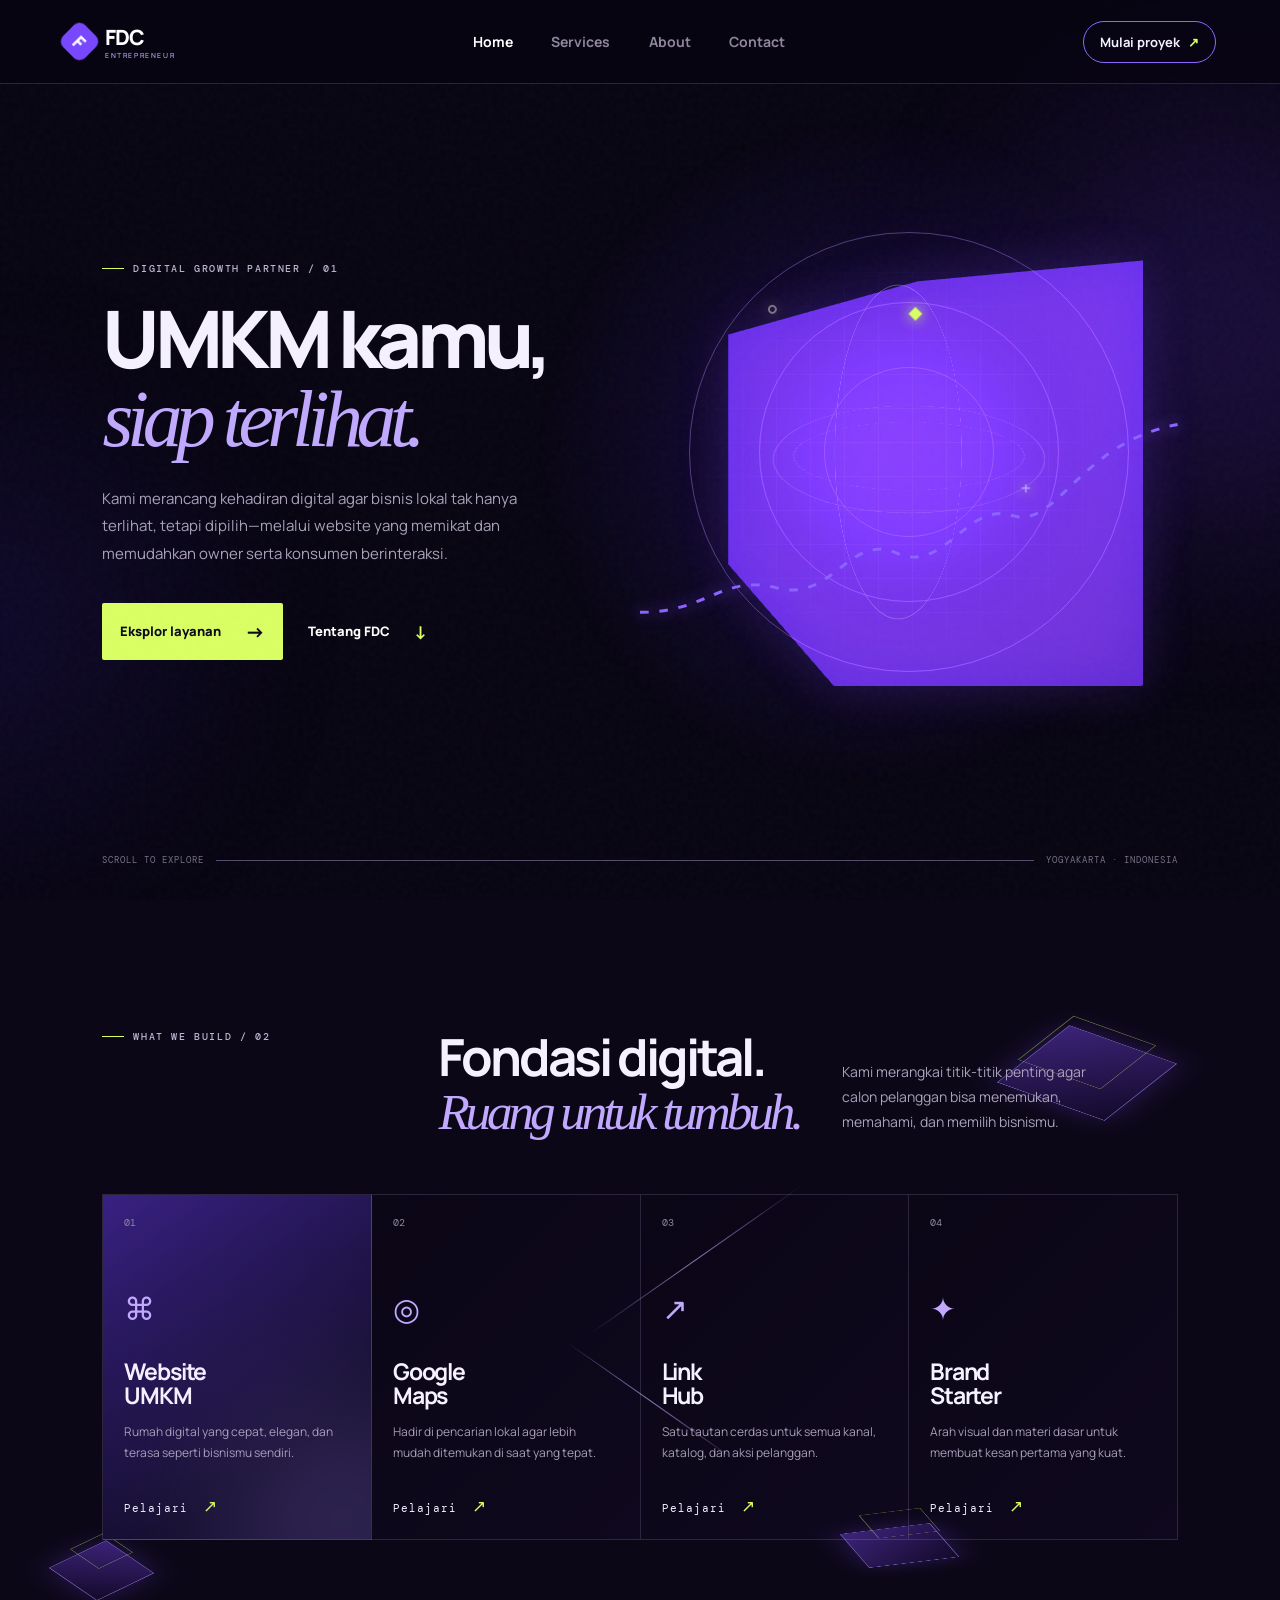
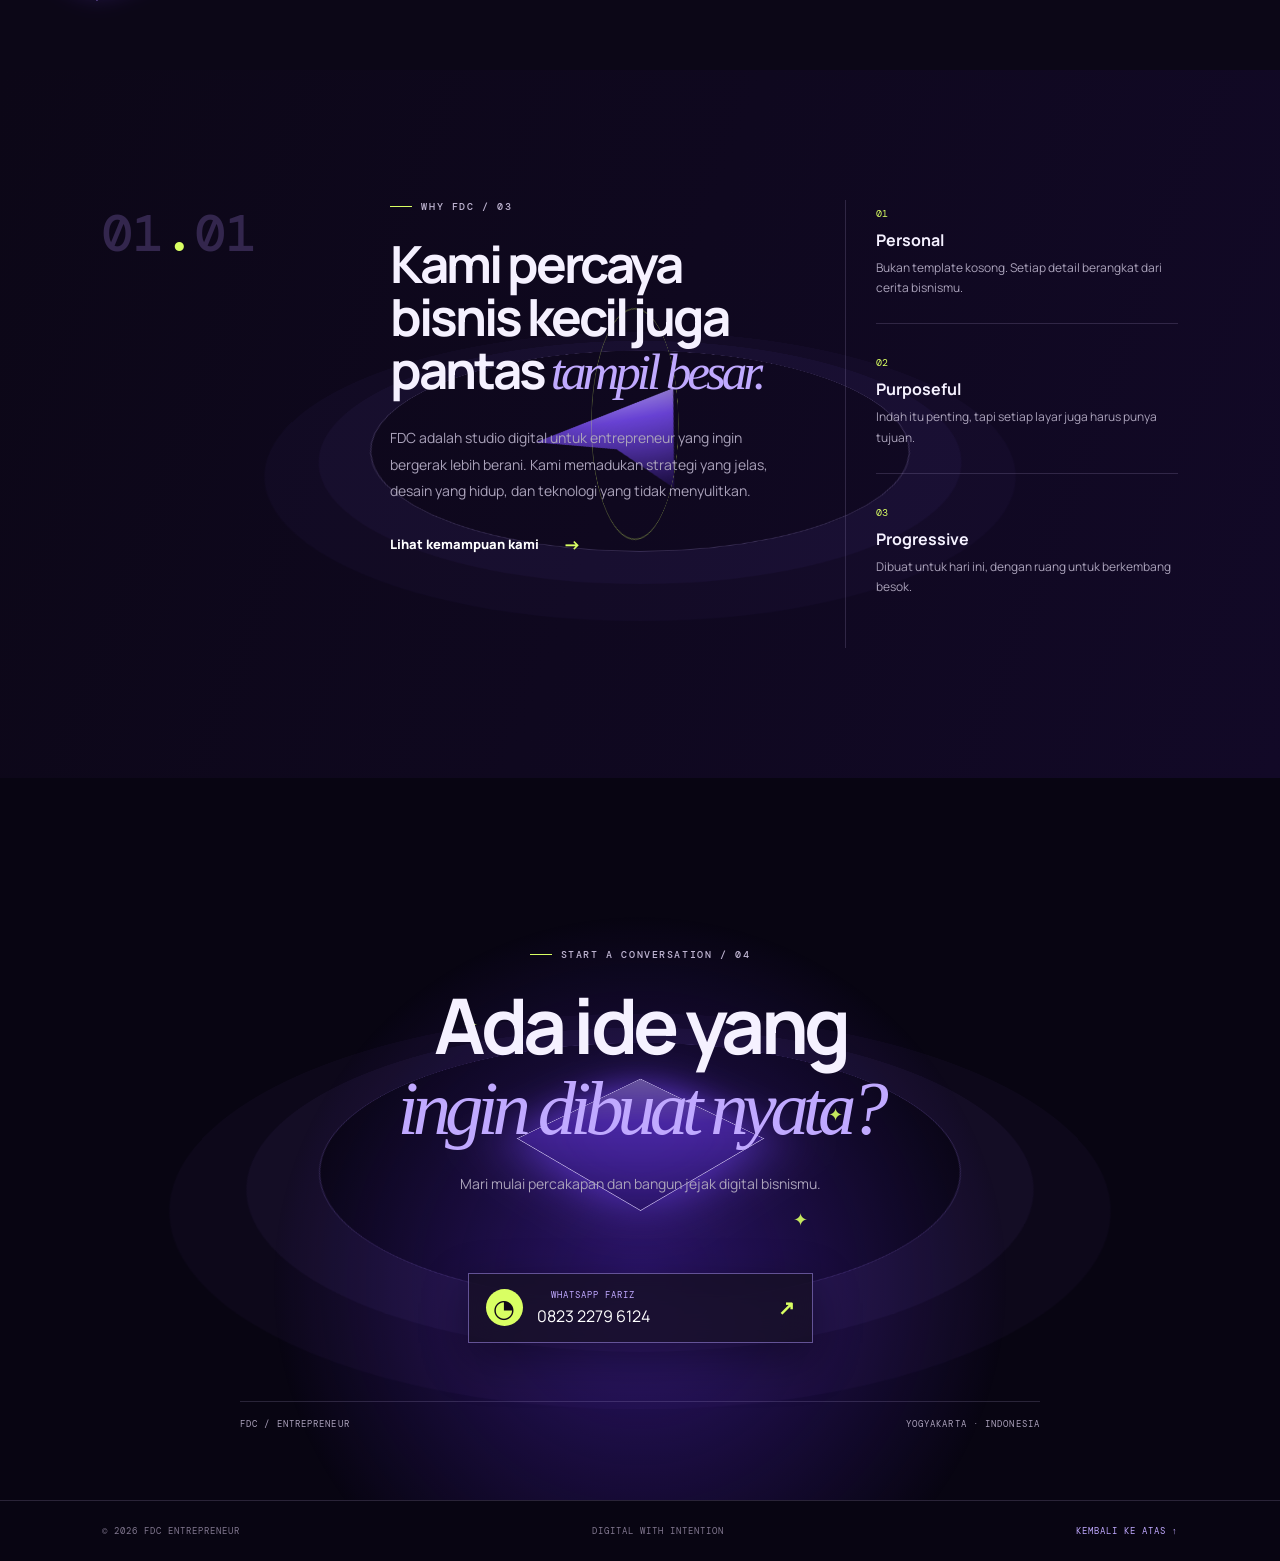
<file: index.html>
<!doctype html>
<html lang="id">
  <head>
    <meta charset="UTF-8" />
    <meta name="viewport" content="width=device-width, initial-scale=1.0" />
    <meta name="theme-color" content="#080512" />
    <meta name="description" content="FDC Entrepreneur — partner digital untuk UMKM yang ingin tampil, ditemukan, dan bertumbuh." />
    <title>FDC — Entrepreneur</title>
    <link rel="preconnect" href="https://fonts.googleapis.com" />
    <link rel="preconnect" href="https://fonts.gstatic.com" crossorigin />
    <link href="https://fonts.googleapis.com/css2?family=DM+Mono:wght@400;500&family=Manrope:wght@400;500;600;700;800&display=swap" rel="stylesheet" />
    <link rel="stylesheet" href="styles.css" />
  </head>
  <body>
    <div class="intro-sequence" aria-hidden="true"><div class="intro-core"><div class="intro-mark"><i>F</i></div><p>FDC <b>:</b> ENTREPRENEUR</p><span>DESIGNING DIGITAL GRAVITY</span></div></div>
    <div class="noise" aria-hidden="true"></div>
    <div class="orb orb-one" aria-hidden="true"></div><div class="orb orb-two" aria-hidden="true"></div>
    <header class="topbar">
      <a href="#home" class="brand" aria-label="FDC Entrepreneur, beranda"><span class="brand-mark">F</span><span>FDC<small>ENTREPRENEUR</small></span></a>
      <nav aria-label="Navigasi utama"><a class="active" href="#home">Home</a><a href="#services">Services</a><a href="#about">About</a><a href="#contact">Contact</a></nav>
      <a href="#services" class="nav-cta">Mulai proyek <span>↗</span></a>
    </header>

    <main>
      <section id="home" class="hero">
        <div class="hero-copy reveal">
          <p class="eyebrow"><span></span> DIGITAL GROWTH PARTNER / 01</p>
          <h1>UMKM kamu,<br /><em>siap terlihat.</em></h1>
          <p class="intro">Kami merancang kehadiran digital agar bisnis lokal tak hanya terlihat, tetapi dipilih—melalui website yang memikat dan memudahkan owner serta konsumen berinteraksi.</p>
          <div class="hero-actions"><a class="button primary" href="#services">Eksplor layanan <span>→</span></a><a class="button text" href="#about">Tentang FDC <span>↓</span></a></div>
        </div>
        <div class="hero-visual" aria-label="Visualisasi 3D pertumbuhan digital">
          <div class="radar-grid"></div><div class="pulse p1"></div><div class="pulse p2"></div><div class="pulse p3"></div>
          <div class="scene" id="growth-scene"><canvas id="fdc-webgl" aria-hidden="true"></canvas><div class="ring ring-a"></div><div class="ring ring-b"></div><div class="ring ring-c"></div><div class="data-orbit orbit-a"><b>◆</b></div><div class="data-orbit orbit-b"><b>+</b></div><div class="data-orbit orbit-c"><b>○</b></div></div>
          <svg class="growth-line" viewBox="0 0 500 250" preserveAspectRatio="none" aria-hidden="true"><path d="M0,211 C61,212 77,171 128,186 S195,128 239,150 S304,96 346,111 S408,36 500,17" /></svg>
        </div>
        <div class="hero-foot"><span>SCROLL TO EXPLORE</span><div></div><span>YOGYAKARTA · INDONESIA</span></div>
      </section>

      <section id="services" class="services section">
        <div class="services-3d" aria-hidden="true"><div class="module m1"></div><div class="module m2"></div><div class="module m3"></div><div class="module-link l1"></div><div class="module-link l2"></div></div>
        <div class="section-heading reveal"><p class="eyebrow"><span></span> WHAT WE BUILD / 02</p><h2>Fondasi digital.<br /><em>Ruang untuk tumbuh.</em></h2><p>Kami merangkai titik-titik penting agar calon pelanggan bisa menemukan, memahami, dan memilih bisnismu.</p></div>
        <div class="service-grid">
          <article class="service-card featured reveal"><div class="card-no">01</div><div class="service-icon">⌘</div><h3>Website<br />UMKM</h3><p>Rumah digital yang cepat, elegan, dan terasa seperti bisnismu sendiri.</p><a href="#contact" aria-label="Pelajari Website UMKM">Pelajari <span>↗</span></a><div class="card-glow"></div></article>
          <article class="service-card reveal"><div class="card-no">02</div><div class="service-icon">◎</div><h3>Google<br />Maps</h3><p>Hadir di pencarian lokal agar lebih mudah ditemukan di saat yang tepat.</p><a href="#contact" aria-label="Pelajari Google Maps">Pelajari <span>↗</span></a></article>
          <article class="service-card reveal"><div class="card-no">03</div><div class="service-icon">↗</div><h3>Link<br />Hub</h3><p>Satu tautan cerdas untuk semua kanal, katalog, dan aksi pelanggan.</p><a href="#contact" aria-label="Pelajari Link Hub">Pelajari <span>↗</span></a></article>
          <article class="service-card reveal"><div class="card-no">04</div><div class="service-icon">✦</div><h3>Brand<br />Starter</h3><p>Arah visual dan materi dasar untuk membuat kesan pertama yang kuat.</p><a href="#contact" aria-label="Pelajari Brand Starter">Pelajari <span>↗</span></a></article>
        </div>
      </section>

      <section id="about" class="about section">
        <div class="about-3d" aria-hidden="true"><div class="vision-disc"></div><div class="vision-spire"></div><div class="vision-halo"></div></div>
        <div class="about-number reveal">01<span>.</span>01</div>
        <div class="about-copy reveal"><p class="eyebrow"><span></span> WHY FDC / 03</p><h2>Kami percaya bisnis kecil juga pantas <em>tampil besar.</em></h2><p>FDC adalah studio digital untuk entrepreneur yang ingin bergerak lebih berani. Kami memadukan strategi yang jelas, desain yang hidup, dan teknologi yang tidak menyulitkan.</p><a class="button text" href="#services">Lihat kemampuan kami <span>→</span></a></div>
        <div class="principles reveal"><div><b>01</b><h4>Personal</h4><p>Bukan template kosong. Setiap detail berangkat dari cerita bisnismu.</p></div><div><b>02</b><h4>Purposeful</h4><p>Indah itu penting, tapi setiap layar juga harus punya tujuan.</p></div><div><b>03</b><h4>Progressive</h4><p>Dibuat untuk hari ini, dengan ruang untuk berkembang besok.</p></div></div>
      </section>

      <section id="contact" class="contact section">
        <div class="contact-3d" aria-hidden="true"><div class="contact-rings"></div><div class="contact-crystal"><i></i><i></i><i></i><i></i></div><span class="contact-star s1">✦</span><span class="contact-star s2">✦</span><span class="contact-star s3">✦</span></div>
        <div class="contact-grid reveal"><p class="eyebrow"><span></span> START A CONVERSATION / 04</p><h2>Ada ide yang<br /><em>ingin dibuat nyata?</em></h2><p class="contact-note">Mari mulai percakapan dan bangun jejak digital bisnismu.</p><a class="whatsapp-button" href="https://wa.me/6282322796124?text=Halo%20Fariz%2C%20saya%20ingin%20bertanya%20tentang%20layanan%20FDC." target="_blank" rel="noopener noreferrer"><span class="wa-icon">◔</span><span><small>WHATSAPP FARIZ</small>0823 2279 6124</span><b>↗</b></a><div class="contact-line"><span>FDC / ENTREPRENEUR</span><span>YOGYAKARTA · INDONESIA</span></div></div>
      </section>
    </main>
    <footer><span>© 2026 FDC ENTREPRENEUR</span><span>DIGITAL WITH INTENTION</span><a href="#home">KEMBALI KE ATAS ↑</a></footer>
    <script src="script.js"></script>
  </body>
</html>
</file>
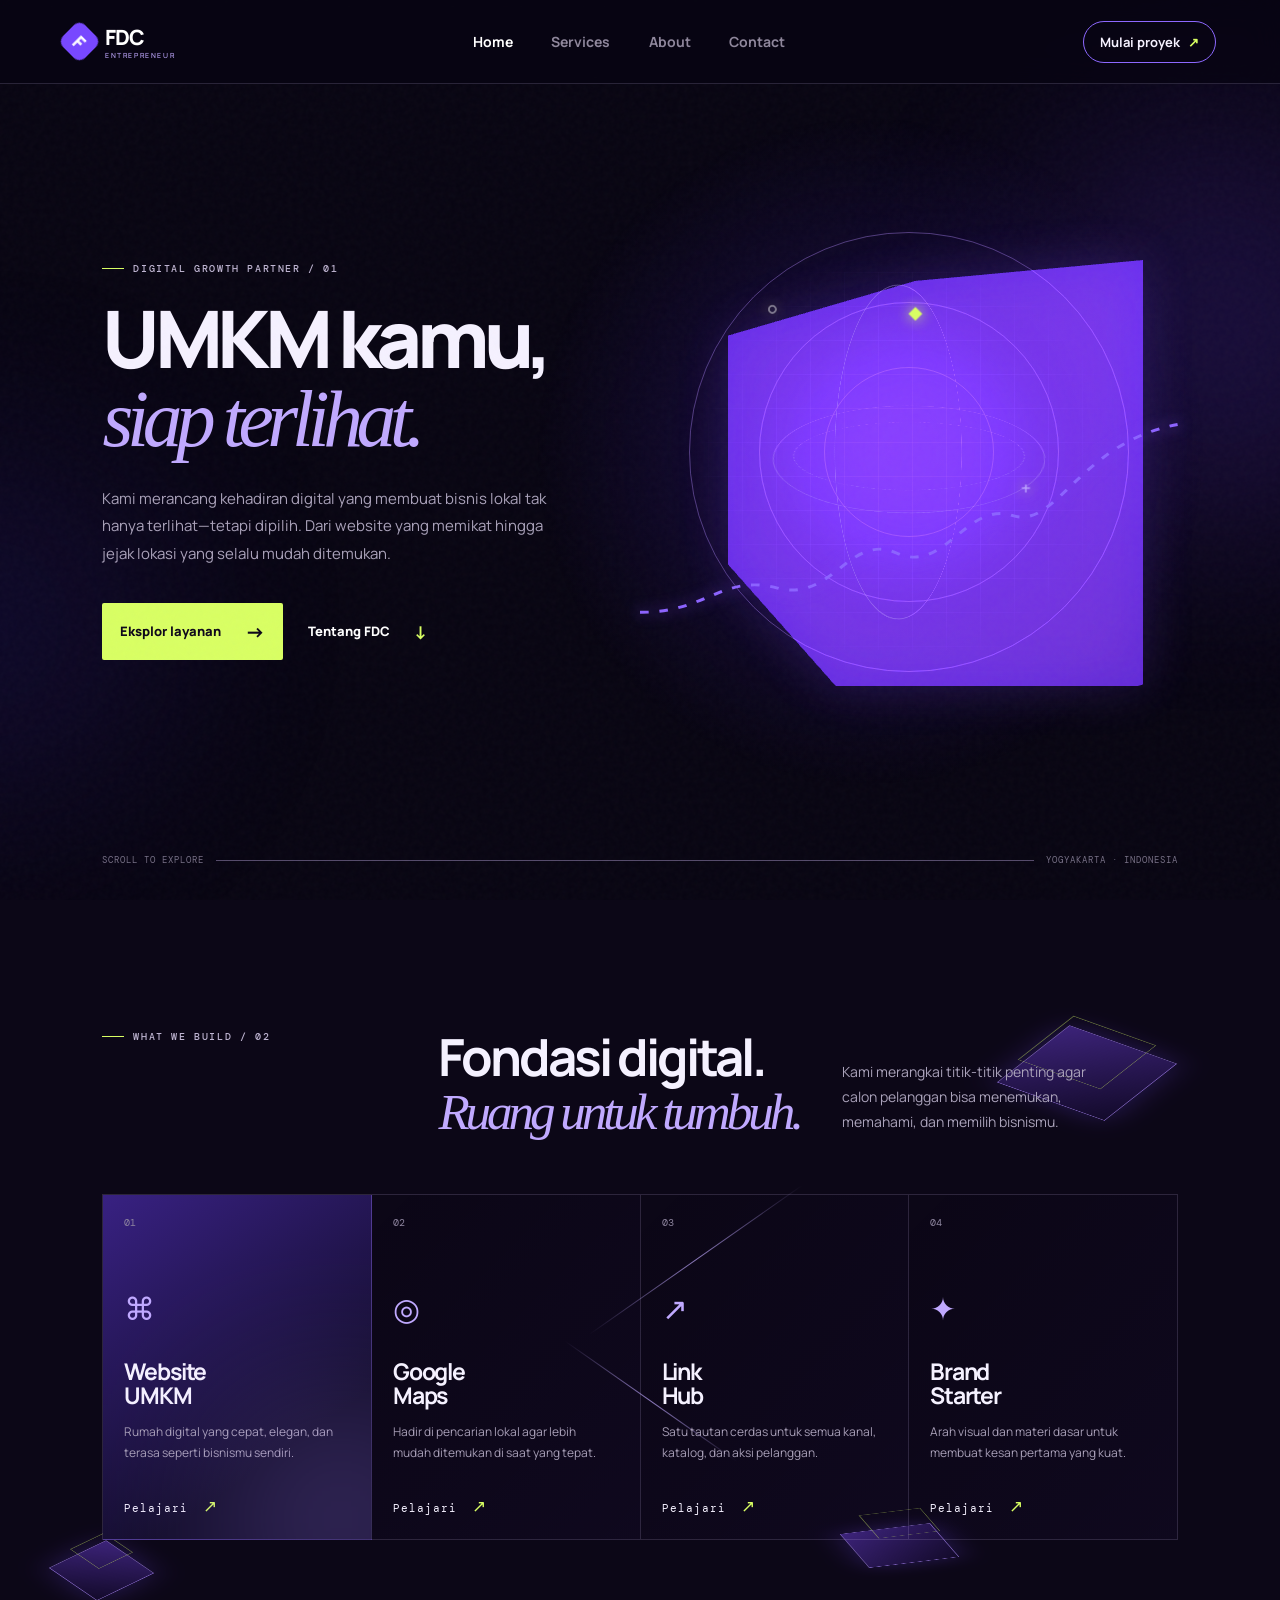
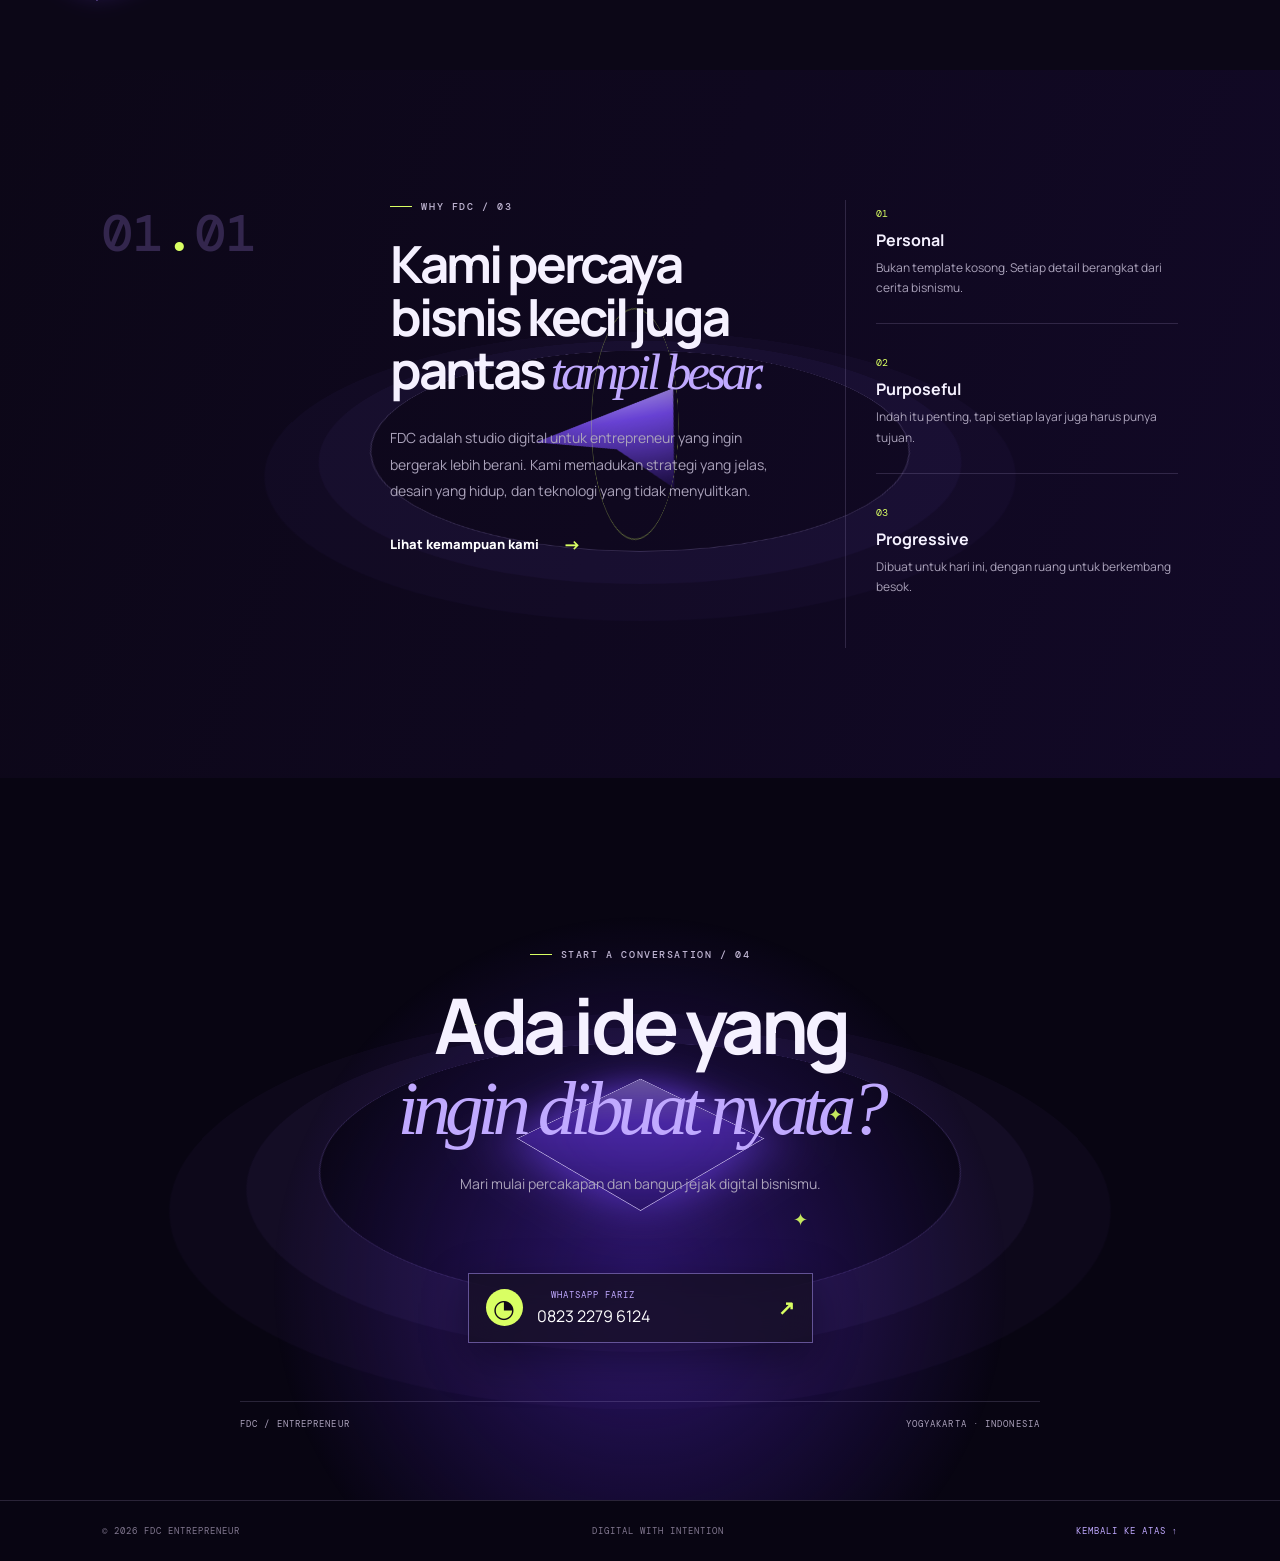
<file: FDC Entrepreneur.html>
<!doctype html>
<html lang="id">
  <head>
    <meta charset="UTF-8" />
    <meta name="viewport" content="width=device-width, initial-scale=1.0" />
    <meta name="theme-color" content="#080512" />
    <meta name="description" content="FDC Entrepreneur — partner digital untuk UMKM yang ingin tampil, ditemukan, dan bertumbuh." />
    <title>FDC — Entrepreneur</title>
    <link rel="preconnect" href="https://fonts.googleapis.com" />
    <link rel="preconnect" href="https://fonts.gstatic.com" crossorigin />
    <link href="https://fonts.googleapis.com/css2?family=DM+Mono:wght@400;500&family=Manrope:wght@400;500;600;700;800&display=swap" rel="stylesheet" />
    <link rel="stylesheet" href="styles.css" />
  </head>
  <body>
    <div class="intro-sequence" aria-hidden="true"><div class="intro-core"><div class="intro-mark"><i>F</i></div><p>FDC <b>:</b> ENTREPRENEUR</p><span>DESIGNING DIGITAL GRAVITY</span></div></div>
    <div class="noise" aria-hidden="true"></div>
    <div class="orb orb-one" aria-hidden="true"></div><div class="orb orb-two" aria-hidden="true"></div>
    <header class="topbar">
      <a href="#home" class="brand" aria-label="FDC Entrepreneur, beranda"><span class="brand-mark">F</span><span>FDC<small>ENTREPRENEUR</small></span></a>
      <nav aria-label="Navigasi utama"><a class="active" href="#home">Home</a><a href="#services">Services</a><a href="#about">About</a><a href="#contact">Contact</a></nav>
      <a href="#services" class="nav-cta">Mulai proyek <span>↗</span></a>
    </header>

    <main>
      <section id="home" class="hero">
        <div class="hero-copy reveal">
          <p class="eyebrow"><span></span> DIGITAL GROWTH PARTNER / 01</p>
          <h1>UMKM kamu,<br /><em>siap terlihat.</em></h1>
          <p class="intro">Kami merancang kehadiran digital yang membuat bisnis lokal tak hanya terlihat—tetapi dipilih. Dari website yang memikat hingga jejak lokasi yang selalu mudah ditemukan.</p>
          <div class="hero-actions"><a class="button primary" href="#services">Eksplor layanan <span>→</span></a><a class="button text" href="#about">Tentang FDC <span>↓</span></a></div>
        </div>
        <div class="hero-visual" aria-label="Visualisasi 3D pertumbuhan digital">
          <div class="radar-grid"></div><div class="pulse p1"></div><div class="pulse p2"></div><div class="pulse p3"></div>
          <div class="scene" id="growth-scene"><canvas id="fdc-webgl" aria-hidden="true"></canvas><div class="ring ring-a"></div><div class="ring ring-b"></div><div class="ring ring-c"></div><div class="data-orbit orbit-a"><b>◆</b></div><div class="data-orbit orbit-b"><b>+</b></div><div class="data-orbit orbit-c"><b>○</b></div></div>
          <svg class="growth-line" viewBox="0 0 500 250" preserveAspectRatio="none" aria-hidden="true"><path d="M0,211 C61,212 77,171 128,186 S195,128 239,150 S304,96 346,111 S408,36 500,17" /></svg>
        </div>
        <div class="hero-foot"><span>SCROLL TO EXPLORE</span><div></div><span>YOGYAKARTA · INDONESIA</span></div>
      </section>

      <section id="services" class="services section">
        <div class="services-3d" aria-hidden="true"><div class="module m1"></div><div class="module m2"></div><div class="module m3"></div><div class="module-link l1"></div><div class="module-link l2"></div></div>
        <div class="section-heading reveal"><p class="eyebrow"><span></span> WHAT WE BUILD / 02</p><h2>Fondasi digital.<br /><em>Ruang untuk tumbuh.</em></h2><p>Kami merangkai titik-titik penting agar calon pelanggan bisa menemukan, memahami, dan memilih bisnismu.</p></div>
        <div class="service-grid">
          <article class="service-card featured reveal"><div class="card-no">01</div><div class="service-icon">⌘</div><h3>Website<br />UMKM</h3><p>Rumah digital yang cepat, elegan, dan terasa seperti bisnismu sendiri.</p><a href="#contact" aria-label="Pelajari Website UMKM">Pelajari <span>↗</span></a><div class="card-glow"></div></article>
          <article class="service-card reveal"><div class="card-no">02</div><div class="service-icon">◎</div><h3>Google<br />Maps</h3><p>Hadir di pencarian lokal agar lebih mudah ditemukan di saat yang tepat.</p><a href="#contact" aria-label="Pelajari Google Maps">Pelajari <span>↗</span></a></article>
          <article class="service-card reveal"><div class="card-no">03</div><div class="service-icon">↗</div><h3>Link<br />Hub</h3><p>Satu tautan cerdas untuk semua kanal, katalog, dan aksi pelanggan.</p><a href="#contact" aria-label="Pelajari Link Hub">Pelajari <span>↗</span></a></article>
          <article class="service-card reveal"><div class="card-no">04</div><div class="service-icon">✦</div><h3>Brand<br />Starter</h3><p>Arah visual dan materi dasar untuk membuat kesan pertama yang kuat.</p><a href="#contact" aria-label="Pelajari Brand Starter">Pelajari <span>↗</span></a></article>
        </div>
      </section>

      <section id="about" class="about section">
        <div class="about-3d" aria-hidden="true"><div class="vision-disc"></div><div class="vision-spire"></div><div class="vision-halo"></div></div>
        <div class="about-number reveal">01<span>.</span>01</div>
        <div class="about-copy reveal"><p class="eyebrow"><span></span> WHY FDC / 03</p><h2>Kami percaya bisnis kecil juga pantas <em>tampil besar.</em></h2><p>FDC adalah studio digital untuk entrepreneur yang ingin bergerak lebih berani. Kami memadukan strategi yang jelas, desain yang hidup, dan teknologi yang tidak menyulitkan.</p><a class="button text" href="#services">Lihat kemampuan kami <span>→</span></a></div>
        <div class="principles reveal"><div><b>01</b><h4>Personal</h4><p>Bukan template kosong. Setiap detail berangkat dari cerita bisnismu.</p></div><div><b>02</b><h4>Purposeful</h4><p>Indah itu penting, tapi setiap layar juga harus punya tujuan.</p></div><div><b>03</b><h4>Progressive</h4><p>Dibuat untuk hari ini, dengan ruang untuk berkembang besok.</p></div></div>
      </section>

      <section id="contact" class="contact section">
        <div class="contact-3d" aria-hidden="true"><div class="contact-rings"></div><div class="contact-crystal"><i></i><i></i><i></i><i></i></div><span class="contact-star s1">✦</span><span class="contact-star s2">✦</span><span class="contact-star s3">✦</span></div>
        <div class="contact-grid reveal"><p class="eyebrow"><span></span> START A CONVERSATION / 04</p><h2>Ada ide yang<br /><em>ingin dibuat nyata?</em></h2><p class="contact-note">Mari mulai percakapan dan bangun jejak digital bisnismu.</p><a class="whatsapp-button" href="https://wa.me/6282322796124?text=Halo%20Fariz%2C%20saya%20ingin%20bertanya%20tentang%20layanan%20FDC." target="_blank" rel="noopener noreferrer"><span class="wa-icon">◔</span><span><small>WHATSAPP FARIZ</small>0823 2279 6124</span><b>↗</b></a><div class="contact-line"><span>FDC / ENTREPRENEUR</span><span>YOGYAKARTA · INDONESIA</span></div></div>
      </section>
    </main>
    <footer><span>© 2026 FDC ENTREPRENEUR</span><span>DIGITAL WITH INTENTION</span><a href="#home">KEMBALI KE ATAS ↑</a></footer>
    <script src="script.js"></script>
  </body>
</html>
</file>
<file: styles.css>
:root{--ink:#080512;--panel:#100a22;--violet:#7848ff;--lilac:#c0a9ff;--acid:#d9ff63;--white:#f5f1ff;--muted:#aaa2ba;--line:rgba(215,200,255,.16)}*{box-sizing:border-box}html{scroll-behavior:smooth}body{margin:0;background:var(--ink);color:var(--white);font-family:Manrope,Arial,sans-serif;overflow-x:hidden}.noise{position:fixed;inset:0;pointer-events:none;z-index:5;opacity:.035;background-image:url("data:image/svg+xml,%3Csvg viewBox='0 0 180 180' xmlns='http://www.w3.org/2000/svg'%3E%3Cfilter id='n'%3E%3CfeTurbulence type='fractalNoise' baseFrequency='.95' numOctaves='3' stitchTiles='stitch'/%3E%3C/filter%3E%3Crect width='100%25' height='100%25' filter='url(%23n)' opacity='.85'/%3E%3C/svg%3E")}.orb{position:fixed;border-radius:50%;filter:blur(100px);pointer-events:none;opacity:.17}.orb-one{width:420px;height:420px;background:#6e36ff;right:-150px;top:120px}.orb-two{width:370px;height:370px;background:#3520a7;left:-200px;bottom:10%}.topbar{height:84px;display:flex;align-items:center;justify-content:space-between;padding:0 clamp(24px,5vw,80px);border-bottom:1px solid var(--line);position:relative;z-index:6;background:rgba(8,5,18,.72);backdrop-filter:blur(16px)}.brand{display:flex;align-items:center;gap:10px;color:#fff;text-decoration:none;font-size:21px;font-weight:800;letter-spacing:-1px}.brand small{display:block;font-size:7px;letter-spacing:1.6px;font-weight:500;color:var(--lilac)}.brand-mark{width:31px;height:31px;background:var(--violet);display:grid;place-items:center;transform:rotate(45deg);border-radius:8px;font-size:18px}.brand-mark::first-letter{transform:rotate(-45deg)}nav{display:flex;gap:clamp(20px,3vw,52px)}nav a{color:#8f879c;text-decoration:none;font-weight:700;font-size:14px;transition:.25s}nav a:hover,nav a.active{color:#fff}.nav-cta{font-size:13px;text-decoration:none;color:var(--white);border:1px solid #8d68ff;padding:11px 16px;border-radius:999px;font-weight:700}.nav-cta span{color:var(--acid);margin-left:5px}.hero{min-height:calc(100vh - 84px);padding:clamp(70px,11vh,140px) clamp(24px,8vw,130px) 34px;display:grid;grid-template-columns:1fr 1fr;position:relative;isolation:isolate;background:radial-gradient(circle at 68% 45%,#1a0c47 0,transparent 34%)}.hero-copy{align-self:center;z-index:2}.eyebrow{font:500 10px 'DM Mono',monospace;letter-spacing:1.6px;color:#bfb5d2;margin:0 0 24px;display:flex;align-items:center;gap:9px}.eyebrow span{width:22px;height:1px;background:var(--acid)}h1,h2,h3,h4,p{margin-top:0}h1{font-size:clamp(48px,6.2vw,95px);letter-spacing:-.07em;line-height:.99;margin-bottom:26px;font-weight:800}em{font-family:Georgia,serif;font-weight:400;color:var(--lilac);letter-spacing:-.08em}.intro{font-size:15px;line-height:1.85;color:var(--muted);max-width:460px}.hero-actions{display:flex;align-items:center;gap:25px;margin-top:35px}.button{font-size:13px;font-weight:800;text-decoration:none;display:inline-flex;align-items:center;gap:24px}.primary{color:#0d0719;background:var(--acid);padding:15px 18px;border-radius:2px}.primary span{font-size:20px}.text{color:#fff}.text span{color:var(--acid);font-size:18px}.hero-visual{position:relative;min-height:440px;align-self:center}.radar-grid{position:absolute;inset:7% 0;background-image:linear-gradient(rgba(183,147,255,.12) 1px,transparent 1px),linear-gradient(90deg,rgba(183,147,255,.12) 1px,transparent 1px);background-size:34px 34px;mask-image:radial-gradient(circle,black 15%,transparent 68%)}.pulse{position:absolute;left:50%;top:48%;border:1px solid rgba(179,139,255,.4);border-radius:50%;transform:translate(-50%,-50%);animation:pulse 4s infinite}.p1{width:170px;height:170px}.p2{width:300px;height:300px;animation-delay:1s}.p3{width:440px;height:440px;animation-delay:2s}.central-card{position:absolute;left:50%;top:48%;transform:translate(-50%,-50%);width:170px;padding:21px;background:rgba(22,13,46,.82);border:1px solid rgba(204,180,255,.45);box-shadow:0 0 60px #7246ff44;backdrop-filter:blur(12px);font:10px 'DM Mono',monospace;color:#bba8ea}.status-dot{display:inline-block;background:var(--acid);width:7px;height:7px;border-radius:50%;margin-right:7px}.central-card strong{display:block;font:700 43px Manrope,sans-serif;letter-spacing:-3px;color:#fff;margin-top:11px}.central-card strong span{font-size:18px;letter-spacing:-1px;color:var(--acid)}.central-card small{color:#9c91b6}.float-tag{position:absolute;padding:11px 14px;border:1px solid var(--line);background:#0d081bd9;font:10px 'DM Mono',monospace;letter-spacing:1px;line-height:1.5;color:#a59db6}.float-tag b{font-weight:500;color:var(--acid)}.tag-one{top:20%;left:7%;animation:float 5s ease-in-out infinite}.tag-two{right:4%;bottom:20%;animation:float 5s ease-in-out 1s infinite}.growth-line{position:absolute;bottom:7%;left:0;width:100%;height:55%;overflow:visible}.growth-line path{fill:none;stroke:#8c63ff;stroke-width:3;stroke-dasharray:8 10;filter:drop-shadow(0 0 7px #7848ff);animation:dash 12s linear infinite}.hero-foot{grid-column:1/-1;align-self:end;display:flex;align-items:center;gap:12px;color:#777086;font:9px 'DM Mono',monospace;letter-spacing:1px;z-index:2}.hero-foot div{height:1px;background:#554b6b;flex:1}.section{padding:130px clamp(24px,8vw,130px);position:relative}.services{background:#0c0717}.section-heading{display:grid;grid-template-columns:1fr 1.2fr 1fr;align-items:end;margin-bottom:55px}.section-heading .eyebrow{align-self:start}.section-heading h2,.about h2,.contact h2{font-size:clamp(36px,4vw,63px);line-height:1.04;letter-spacing:-.06em;margin:0}.section-heading>p:last-child{color:var(--muted);font-size:14px;line-height:1.8;max-width:265px;margin:0 0 4px}.service-grid{display:grid;grid-template-columns:repeat(4,1fr);border-top:1px solid var(--line);border-left:1px solid var(--line)}.service-card{min-height:345px;padding:21px;position:relative;border-right:1px solid var(--line);border-bottom:1px solid var(--line);background:linear-gradient(135deg,transparent,rgba(124,73,255,.03));transition:background .3s,transform .3s;overflow:hidden}.service-card:hover{background:rgba(120,72,255,.14);transform:translateY(-6px)}.card-no{font:10px 'DM Mono';color:#8e859f}.service-icon{font-size:31px;color:var(--lilac);margin:58px 0 30px}.service-card h3{font-size:23px;line-height:1.05;letter-spacing:-.05em;margin-bottom:14px}.service-card p{font-size:12px;line-height:1.75;color:#a79eb6;max-width:215px}.service-card a{position:absolute;bottom:22px;text-decoration:none;color:var(--white);font:11px 'DM Mono';letter-spacing:1px}.service-card a span{color:var(--acid);font-size:17px;margin-left:7px}.featured{background:linear-gradient(145deg,#382182,#120c2a 72%)}.card-glow{position:absolute;width:200px;height:200px;right:-70px;bottom:-80px;background:#ac8cff;filter:blur(90px);opacity:.3}.about{display:grid;grid-template-columns:.7fr 1.2fr 1fr;gap:55px;background:linear-gradient(110deg,#0c0717,#120927)}.about-number{font:500 clamp(36px,4vw,60px) 'DM Mono';color:#33264d}.about-number span{color:var(--acid)}.about-copy>p:not(.eyebrow){color:var(--muted);line-height:1.9;font-size:14px;max-width:485px;margin:27px 0}.principles{border-left:1px solid var(--line);padding-left:30px}.principles>div{padding:0 0 25px;margin-bottom:25px;border-bottom:1px solid var(--line)}.principles>div:last-child{border:0}.principles b{font:10px 'DM Mono';color:var(--acid)}.principles h4{font-size:16px;margin:7px 0}.principles p{font-size:12px;color:var(--muted);line-height:1.7;margin:0}.contact{padding-top:170px;padding-bottom:70px;min-height:670px;background:radial-gradient(circle at 50% 70%,#2b1469,transparent 45%)}.contact-grid{max-width:800px;margin:auto;text-align:center}.contact-grid .eyebrow{justify-content:center}.contact h2{font-size:clamp(45px,6vw,88px)}.contact-note{color:var(--muted);font-size:14px;margin:25px auto 80px}.contact-line{display:flex;justify-content:space-between;border-top:1px solid var(--line);padding-top:16px;font:9px 'DM Mono';letter-spacing:1.1px;color:#aaa0ba}footer{padding:24px clamp(24px,8vw,130px);border-top:1px solid var(--line);display:flex;justify-content:space-between;font:9px 'DM Mono';letter-spacing:1px;color:#81778f}footer a{color:var(--lilac);text-decoration:none}.reveal{opacity:0;transform:translateY(28px);transition:opacity .8s ease,transform .8s ease}.reveal.show{opacity:1;transform:none}@keyframes pulse{0%,100%{opacity:.2;transform:translate(-50%,-50%) scale(.92)}50%{opacity:.7;transform:translate(-50%,-50%) scale(1)}}@keyframes float{50%{transform:translateY(-13px)}}@keyframes dash{to{stroke-dashoffset:-300}}@media(max-width:800px){.topbar{height:68px}.topbar nav{display:none}.nav-cta{font-size:11px;padding:9px 12px}.hero{grid-template-columns:1fr;padding-top:65px;min-height:auto}.hero-visual{min-height:370px;margin-top:35px}.hero-foot{margin-top:15px}.section{padding-top:85px;padding-bottom:85px}.section-heading{grid-template-columns:1fr;gap:22px}.section-heading>p:last-child{max-width:410px}.service-grid{grid-template-columns:1fr 1fr}.service-card{min-height:280px}.about{grid-template-columns:1fr;gap:30px}.principles{border-left:0;border-top:1px solid var(--line);padding:30px 0 0;display:grid;grid-template-columns:repeat(3,1fr);gap:20px}.principles>div{border-bottom:0}.contact{min-height:520px;padding-top:110px}footer{gap:15px;flex-wrap:wrap}}@media(max-width:480px){.service-grid{grid-template-columns:1fr}.hero-actions{gap:18px}.principles{grid-template-columns:1fr}.contact-line{gap:15px}.central-card{transform:translate(-50%,-50%) scale(.85)}}@media(prefers-reduced-motion:reduce){*,*::before,*::after{animation-duration:.01ms!important;animation-iteration-count:1!important;scroll-behavior:auto!important}.reveal{opacity:1;transform:none}}.intro-sequence{position:fixed;inset:0;z-index:50;display:grid;place-items:center;pointer-events:none;background:#07040e;animation:intro-out 1s ease 4.4s forwards}.intro-core{text-align:center;animation:intro-core 4.4s cubic-bezier(.2,.7,.15,1) forwards}.intro-mark{width:88px;height:88px;margin:auto auto 22px;display:grid;place-items:center;background:linear-gradient(135deg,#c9b8ff,#5928f5 52%,#160c44);border:1px solid #d4c9ff;box-shadow:0 0 70px #7246ff;transform:rotate(45deg);animation:mark-spin 4.2s cubic-bezier(.18,.8,.22,1) forwards}.intro-mark i{font:800 52px Manrope,sans-serif;font-style:normal;transform:rotate(-45deg);color:white}.intro-core p{margin:0;color:#fff;font:800 clamp(24px,3vw,44px) Manrope,sans-serif;letter-spacing:-.06em;opacity:0;animation:word-in 1s ease 1.55s forwards}.intro-core p b{color:var(--acid);font-weight:500}.intro-core>span{display:block;margin-top:10px;color:var(--lilac);font:10px 'DM Mono';letter-spacing:3px;opacity:0;animation:word-in .8s ease 2s forwards}.scene{--tilt:0deg 0deg;position:absolute;left:50%;top:48%;width:360px;height:360px;transform:translate(-50%,-50%);perspective:900px;transform-style:preserve-3d;transition:transform .6s cubic-bezier(.2,.7,.2,1)}.scene::after{content:"";position:absolute;inset:18%;border-radius:50%;background:#7442ff;filter:blur(42px);opacity:.28;transform:translateZ(-100px)}.growth-cube{position:absolute;left:50%;top:50%;width:190px;height:190px;transform-style:preserve-3d;transform:translate(-50%,-50%) rotateX(calc(64deg + var(--tilt))) rotateZ(calc(-26deg + var(--tilt)));animation:cube-float 7s ease-in-out infinite}.cube-face{position:absolute;width:190px;height:190px;border:1px solid rgba(211,193,255,.64);background:linear-gradient(135deg,rgba(101,56,223,.83),rgba(15,9,37,.85));box-shadow:inset 0 0 45px #8c63ff33,0 0 32px #7848ff44;backdrop-filter:blur(6px)}.cube-face.front{padding:25px;transform:translateZ(95px);font:10px 'DM Mono',monospace;color:#c1b4dd}.cube-face.front strong{display:block;font:700 43px Manrope,sans-serif;letter-spacing:-3px;color:#fff;margin-top:11px}.cube-face.front strong span{font-size:18px;letter-spacing:-1px;color:var(--acid)}.cube-face.front small{color:#ada1c9}.cube-face.back{transform:rotateY(180deg) translateZ(95px)}.cube-face.right{transform:rotateY(90deg) translateZ(95px);background:linear-gradient(135deg,#321c7c,#100a29)}.cube-face.left{transform:rotateY(-90deg) translateZ(95px)}.cube-face.top{transform:rotateX(90deg) translateZ(95px);background:linear-gradient(135deg,#af98ff,#3f228d)}.cube-face.bottom{transform:rotateX(-90deg) translateZ(95px)}.ring{position:absolute;left:50%;top:50%;border:1px solid rgba(191,161,255,.38);border-radius:50%;transform-style:preserve-3d}.ring-a{width:270px;height:270px;transform:translate(-50%,-50%) rotateX(67deg) rotateZ(10deg);animation:ring-spin 13s linear infinite}.ring-b{width:330px;height:330px;transform:translate(-50%,-50%) rotateY(68deg) rotateZ(20deg);animation:ring-spin 17s linear reverse infinite}.ring-c{width:230px;height:230px;border-style:dashed;transform:translate(-50%,-50%) rotateX(73deg) rotateZ(-22deg);animation:ring-spin 10s linear infinite}.data-orbit{position:absolute;left:50%;top:50%;width:295px;height:295px;transform:translate(-50%,-50%);animation:ring-spin 11s linear infinite}.data-orbit b{position:absolute;top:-4px;left:50%;font:18px 'DM Mono';color:var(--acid);text-shadow:0 0 14px #d9ff63}.orbit-b{width:245px;height:245px;animation-duration:8s;animation-direction:reverse}.orbit-b b{color:var(--lilac);left:auto;right:0;top:60%}.orbit-c{width:345px;height:345px;animation-duration:18s}.orbit-c b{color:#fff;left:9%;top:5%}@keyframes cube-float{0%,100%{translate:0 -8px}50%{translate:0 12px}}@keyframes ring-spin{to{rotate:360deg}}@keyframes mark-spin{0%{opacity:0;transform:rotate(45deg) scale(.2)}40%{opacity:1;transform:rotate(405deg) scale(1.12)}100%{transform:rotate(765deg) scale(1)}}@keyframes word-in{to{opacity:1;translate:0 -5px}}@keyframes intro-core{0%,70%{opacity:1;scale:1}100%{opacity:0;scale:1.3}}@keyframes intro-out{0%,88%{visibility:visible;opacity:1}100%{visibility:hidden;opacity:0}}@keyframes loop-reset{0%,32%{visibility:visible;opacity:1}34%,100%{visibility:hidden;opacity:0}}@keyframes loop-core{0%,27%{opacity:1}31%,100%{opacity:0}}@media(max-width:480px){.scene{scale:.78}.intro-mark{width:68px;height:68px}.intro-mark i{font-size:40px}}@media(prefers-reduced-motion:reduce){.intro-sequence{display:none}.scene{transform:translate(-50%,-50%) scale(.85)}.growth-cube{animation:none}}#fdc-webgl{position:absolute;inset:-15%;width:130%;height:130%;z-index:-1;filter:drop-shadow(0 0 26px #7b45ff);opacity:.8}.contact{overflow:hidden;isolation:isolate}.contact-3d{position:absolute;inset:0;z-index:0;display:grid;place-items:center;perspective:1100px;pointer-events:none;opacity:0;transition:opacity .55s ease}.contact-grid{position:relative;z-index:1}.contact-active .contact-3d{opacity:1}.contact-rings{width:min(58vw,620px);aspect-ratio:1;border:1px solid #a982ff44;border-radius:50%;transform:rotateX(67deg);box-shadow:0 0 0 64px #9b6bff0c,0 0 0 128px #9b6bff08;animation:contact-ring 9s linear infinite paused}.contact-active .contact-rings{animation-play-state:running}.contact-crystal{position:absolute;width:175px;height:175px;transform-style:preserve-3d;transform:rotateX(58deg) rotateZ(45deg);animation:contact-crystal 7s ease-in-out infinite paused;filter:drop-shadow(0 0 38px #7544ff)}.contact-active .contact-crystal{animation-play-state:running}.contact-crystal i{position:absolute;inset:0;background:linear-gradient(135deg,#e1d7ffcc,#7c45ff99 38%,#170a4588);border:1px solid #e3d9ff99;transform-origin:center;backface-visibility:visible}.contact-crystal i:nth-child(1){transform:translateZ(88px)}.contact-crystal i:nth-child(2){transform:rotateY(90deg) translateZ(88px);background:#5527bd99}.contact-crystal i:nth-child(3){transform:rotateX(90deg) translateZ(88px);background:#bba8ff99}.contact-crystal i:nth-child(4){transform:rotateY(180deg) translateZ(88px);background:#2d166e99}.contact-star{position:absolute;color:var(--acid);font-size:18px;opacity:0;animation:star-drift 4s ease-in-out infinite paused}.contact-active .contact-star{animation-play-state:running;opacity:.9}.s1{margin:-230px 0 0 -340px}.s2{margin:160px 0 0 320px;animation-delay:1.3s}.s3{margin:-50px 0 0 390px;animation-delay:2.2s}.whatsapp-button{position:relative;z-index:1;display:flex;align-items:center;gap:14px;margin:0 auto 58px;width:min(100%,345px);padding:15px 17px;text-decoration:none;color:#fff;background:#161024cc;border:1px solid #b095ff80;box-shadow:0 15px 45px #0006;backdrop-filter:blur(15px);transition:transform .25s,background .25s}.whatsapp-button:hover{transform:translateY(-5px);background:#241645}.wa-icon{width:37px;height:37px;display:grid;place-items:center;border-radius:50%;background:var(--acid);color:#100719;font-size:25px}.whatsapp-button small{display:block;font:9px 'DM Mono';letter-spacing:1px;color:var(--lilac);margin-bottom:4px}.whatsapp-button b{margin-left:auto;color:var(--acid);font-size:20px}@keyframes contact-ring{to{transform:rotateX(67deg) rotateZ(360deg)}}@keyframes contact-crystal{0%,100%{transform:rotateX(58deg) rotateZ(45deg) translateY(-8px)}50%{transform:rotateX(238deg) rotateZ(225deg) translateY(15px)}}@keyframes star-drift{50%{translate:0 -26px;scale:1.4}}@media(max-width:600px){.contact-crystal{scale:.68}.contact-rings{width:90vw}.s1{margin:-170px 0 0 -150px}.s2{margin:120px 0 0 150px}.s3{display:none}}@media(prefers-reduced-motion:reduce){.contact-3d{opacity:.45}.contact-rings,.contact-crystal,.contact-star{animation:none!important}}.services,.about{overflow:hidden;isolation:isolate}.services-3d,.about-3d{position:absolute;inset:0;z-index:-1;pointer-events:none;opacity:0;transition:opacity .7s ease}.section-active .services-3d,.section-active .about-3d{opacity:1}.module{position:absolute;width:130px;aspect-ratio:1;transform-style:preserve-3d;border:1px solid #bc9dff77;background:linear-gradient(135deg,#7142e677,#1a0d4077);box-shadow:0 0 35px #7246ff44;animation:module-float 7s ease-in-out infinite paused}.module::after{content:"";position:absolute;inset:14px;border:1px solid #d9ff6366;transform:translateZ(24px)}.section-active .module{animation-play-state:running}.m1{right:10%;top:14%;transform:rotateX(58deg) rotateZ(34deg)}.m2{right:26%;bottom:10%;width:95px;animation-delay:1.2s;transform:rotateX(68deg) rotateZ(-18deg)}.m3{left:5%;bottom:8%;width:75px;animation-delay:2s;transform:rotateX(55deg) rotateZ(50deg)}.module-link{position:absolute;height:1px;background:linear-gradient(90deg,transparent,#c0a9ff,transparent);transform-origin:left;opacity:.7}.l1{right:17%;top:37%;width:260px;rotate:145deg}.l2{right:26%;bottom:27%;width:210px;rotate:215deg}.about-3d{display:grid;place-items:center;perspective:900px}.vision-disc{position:absolute;width:min(52vw,520px);aspect-ratio:1;border-radius:50%;border:1px solid #c0a9ff44;box-shadow:0 0 0 45px #8c63ff0b,0 0 0 90px #8c63ff08;transform:rotateX(69deg);animation:vision-spin 15s linear infinite paused}.vision-spire{width:150px;height:150px;background:linear-gradient(135deg,#efe9ffcc,#8255ff88 45%,#160937cc);clip-path:polygon(50% 0,100% 100%,50% 82%,0 100%);filter:drop-shadow(0 0 28px #7545ff);transform:rotateX(55deg) rotateZ(28deg);animation:spire-rise 7s ease-in-out infinite paused}.vision-halo{position:absolute;width:230px;height:230px;border:1px solid #d9ff6366;border-radius:50%;transform:rotateY(68deg);animation:vision-spin 11s linear reverse infinite paused}.section-active .vision-disc,.section-active .vision-spire,.section-active .vision-halo{animation-play-state:running}@keyframes module-float{50%{translate:0 -25px;rotate:y 120deg}}@keyframes vision-spin{to{rotate:1turn}}@keyframes spire-rise{50%{transform:rotateX(230deg) rotateZ(208deg) translateY(-25px)}}@media(max-width:700px){.m3{display:none}.module{scale:.7}.vision-disc{width:85vw}.vision-spire{scale:.7}}@media(prefers-reduced-motion:reduce){.services-3d,.about-3d{opacity:.32}.module,.vision-disc,.vision-spire,.vision-halo{animation:none!important}}.services-3d,.about-3d{z-index:0!important}.services>*:not(.services-3d),.about>*:not(.about-3d){position:relative;z-index:1}
</file>
